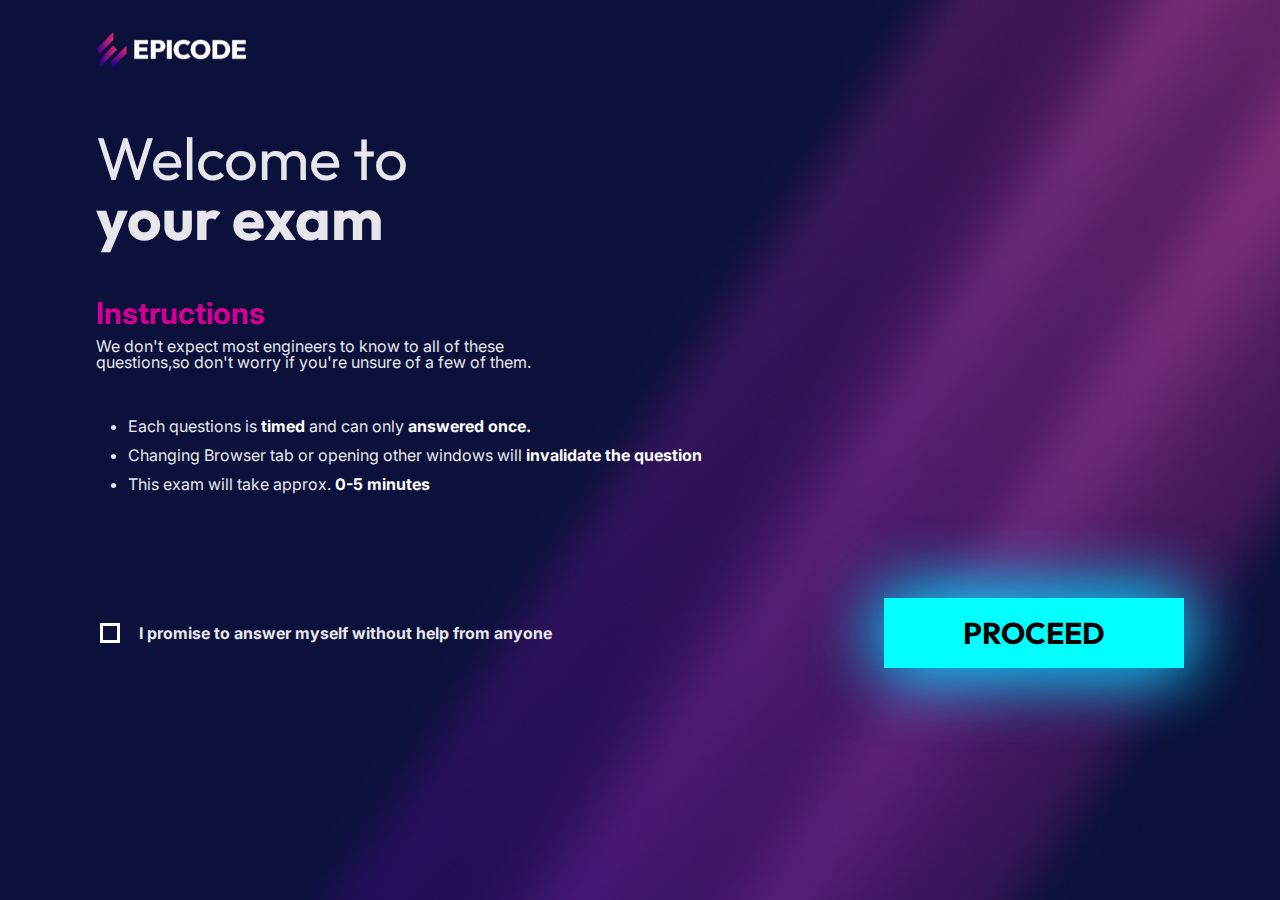
<file: index-supremo.html>
<!DOCTYPE html>
<html lang="en">
<head>
    <meta charset="UTF-8">
    <meta http-equiv="X-UA-Compatible" content="IE=edge">
    <meta name="viewport" content="width=device-width, initial-scale=1.0">
    <meta name="Description" content="Quiz a tempo - Build Week 1 - Gruppo 8">
    <link rel="stylesheet" href="asset/css/reset.css">
    <link rel="stylesheet" href="asset/css/style1-4.css">
    <link rel="stylesheet" href="asset/css/style-davide.css">
    <link rel="stylesheet" href="asset/css/style-supremo.css">
    <link rel="stylesheet" href="asset/css/css-terza-pagina.css">
    <title>Quiz EPICODE</title>
</head>
<body>
    <div class="background">
        <div id="logo" class="home2">
            <div class="logo"><img src="asset/img/epicode_logo.png"></div>
            <div id="timer-container">
                <div class="timer" id="timer"> 
                    <p class="z-index" id="seconds"></p>
                </div>
            </div>
        </div>
        <div id="first">
            <div class="home">
                <div class="title">
                    <p>Welcome to</p>
                    <span>your exam</span>
                </div>

                <div class="instruction">
                    Instructions
                </div                                                                                                                            >

                <div class="lista">
                    <p>We don't expect most engineers to know to all of these <br>
                    questions,so don't worry if you're unsure of a few of them.</p>
                    <ul>
                        <li>Each questions is <span>timed</span> and can only <span>answered once.</span></li>
                        <li>Changing Browser tab or opening other windows will <span>invalidate the question</span></li>
                        <li>This exam will take approx. <span>0-5 minutes</span></li>
                    </ul>
                </div>
                    <div class="checkbox-container">
                        <div id="check-text">
                            <label>
                            <input type="checkbox" id="miaCheckbox" />
                            <span>I promise to answer myself without help from anyone</span>
                            </label>
                        </div>
                            <div class="cont-bottone">
                            <button class="bottone">PROCEED</button>
                        </div>
                    </div>
            </div>
        </div>
    </div>  
<script src="asset/script/script-supremo.js"></script>
<script src="asset/script/script-terza-pagina.js"></script>
<script src="asset/script/script-quartapagina.js"></script>
</body>
</html>
</file>
<file: asset/css/style1-4.css>
@import url('https://fonts.googleapis.com/css2?family=Inter&family=Outfit&display=swap');

.background{
    background-image:url(../img/bg.jpg);
    background-repeat: no-repeat;
    background-size: cover;
    background-attachment: scroll;
    background-position: center center;
    width: 100%;
    min-width: 100vh;
    height: 100%;
    min-height: 100vh;
    
    
}
.logo img{
    width: 150px;
}

span{
    color: white;
    font-weight: bold;
}
.home{
    padding-top: 0.5em;
    padding-right:6em;
    padding-left:6em ;
    padding-bottom: 0;
   
}

.home2{

    padding-top: 2em;
    padding-left: 6em;

}
.title{
    font-family: 'Outfit', sans-serif;
    font-size: 60px;
    color:#E7E7EB;
    margin:50px 0;
}
.title span {
    color:#E7E7EB;
    font-weight: bolder;

}
.instruction{
    font-family: 'Inter', sans-serif;
    color: #D20094;
    margin: 10px 0;
    font-weight: bold;
    font-size: 30px;

}
.lista{
    font-family: 'Inter', sans-serif;
    color:#E7E7EB;
    margin-bottom: 106px;

}
.lista ul{
    margin-top: 3rem;
    list-style-type:disc;
    padding-left: 2rem;
}
.lista ul li {
    margin: 13px 0;
}
.lista p{
    margin-bottom: 30px;
    
}




/* checkbox */
.checkbox-container{
    padding-bottom: 35px;
    display: flex;
    justify-content: space-between;
    align-items: center;
    
}
#check-text label{
    display: flex;
    align-items: center;
}
#check-text label:hover{
    cursor: pointer;
}

.checkbox-container span{
    color:#E7E7EB;
    font-family: 'Inter', sans-serif;
    display: block;
    padding-left: 1rem;
}
.checkbox-container input{
    width: 20px;
    height: 20px;
    cursor: pointer;
    background: rgba(40, 40, 40, 0);
    color:white;
    appearance: none;
    border: white;
    border-color: white;
    border-style: solid;
    border: 0.5px 0.5px;
    display: block;
}
#miaCheckbox:checked {
    background: white;
}



/* bottone prima pagina */
.cont-bottone{
    display: flex;
    justify-content: end;
}
.bottone{
    background-color: #00FFFF;
    font-family: 'Outfit', sans-serif;
    width: 300px;
    height:70px;
    font-weight: bold;
    font-size: 30px;
    box-shadow: 0px 0px 70px 0px #02c2fdc2, 0px 0px 70px 0px #00eeffcf;
    border: none
    
}
.bottone:hover{
    cursor: pointer;
}






/* css seconda pagina */
.centro{
    text-align: center;
}
.subtitle-star{
    font-family: 'Outfit', sans-serif;
    font-size: 29px;
    color:#E7E7EB;
    margin-top:50px;
}
.subtitle-star2{
    font-family: 'Outfit', sans-serif;
    font-size: 25px;
    color:#E7E7EB;
    margin-bottom:50px;
    margin-top: 10px;
}
.subtitle-star3{
    font-family: 'Outfit', sans-serif;
    font-size: 25px;
    color:#E7E7EB;
    margin:50px 0;
}
.title-star{
    font-family: 'Outfit', sans-serif;
    font-size: 50px;
    color:#E7E7EB;
    margin:50px 0;
    font-weight: bolder;
}
/* stelle */
.fastar{
    
    background-color: rgba(97, 97, 97, 0.279);
    -webkit-mask: url(../img/star.svg) no-repeat center;
    mask: url(fastar.svg) no-repeat center;
    height: 46px;
    width: 47px;
    margin:0 4px;
}
.star-rating{
    display: inline-flex;
    justify-content: center;
    margin-bottom: 10px;
}
.fastar.selected{
    background-image: url(../img/star.svg);
}


/* text area */
.cont-text{
    color: rgb(255, 255, 255);
}
.textarea{
    background-color: rgba(67, 67, 67, 0);
    color: white;
    font-family: 'Inter', sans-serif;
    font-size: 15px;
    appearance: none;
    border-color: rgb(71, 3, 116);
    padding-left: 15px;
    border-top: 4.5px;
    border-left: 4px;
    border-right: 3px;
    height: 30px;
    margin-bottom: 50px;
    width: 620px;
    outline: none

}
/* bottone */
.cont-bottone2{
    display: flex;
    justify-content:center;
}
.bottone2{
    background-color: #00FFFF;
    font-family: 'Outfit', sans-serif;
    width: 300px;
    height:70px;
    font-weight: bold;
    font-size: 30px;
    border:0px;
    box-shadow: 0px 0px 30px 0px #02c2fdc2, 0px 0px 30px 0px #00eeffcf;
    margin-bottom: 80px;
}
</file>
<file: asset/css/style-davide.css>
#timer-container{
    display: none;
    justify-content: flex-end;
}

.timer {
    display: flex;
    flex-direction: column;
    justify-content: center;
    align-items: center;
    width: 150px;
    height: 150px;
    border-radius: 50%;
    background-image: conic-gradient(rgba(255, 255, 255, 0.5) 0deg, #00ffff 0deg);
    position: relative;
    margin-right: 110px;
}

.timer::before {
    content: '';
    position: absolute;
    top: 50%;
    left: 50%;
    background-color: rgba(0, 0, 0, 0.38);
    background-image: url(../img/bg.jpg);
    background-size: cover;
    background-repeat: none;
    /*background: rgb(210,0,148);*/
    background: radial-gradient(circle, rgb(81, 1, 121) 0%, rgba(3,14,56,1) 70%);
    width: 120px;
    height: 120px;
    border-radius: 50%;
    transform: translate(-50%, -50%);
}

.para {
    z-index: 999;
    color: white;
    font-size: .6rem;
    font-family: 'Outfit', sans-serif;
    margin: 0;
    padding: 0;
}

.z-index {
    margin: 0;
    padding: 0;
    z-index: 999;
    color: white;
    font-size: 50px;
    font-family: 'Outfit', sans-serif;
}
</file>
<file: asset/css/style-supremo.css>
#logo{
    display: flex;
    justify-content: space-between;
}

#container{
    display: flex;
    flex-direction: column;
    align-items: center;
    color: white;
    margin: 100px 0 0 0;
    font-family: 'Inter', sans-serif;
}

#question-container p{
    padding: 1.5rem 3.5rem;
    text-align: center;
    font-size: 2rem;
    margin-bottom: 40px;
}

#button-container{
    display: flex;
    justify-content: center;
    flex-wrap: wrap;
    margin: 0;
}

#button-container button{
    display: block;
    width: 350px;
    height: 80px;
    margin: 10px 20px;
    text-align: center;
    border-radius: 50px;
    z-index: 999;
    position: relative;
    background-color: transparent;
    color: white;
    font-weight: bold;
    outline: none;
    border: 2px solid white;
    border-bottom: none;
    /* border-bottom-color: rgba(255, 255, 255, 0.254); */
    font-size: 1rem;
}

#button-container button::before{
    content: "";
    top: 0;
    left: 0;
    width: 100%;
    height: 100%;
    border-radius: 50px;
    background-color: rgba(255, 255, 255, 0.184);
    position: absolute;
}

#button-container button:hover::before{
    width: 0px;
    height: 0px;
}

#button-container button:hover{
    cursor: pointer;
    background-image: linear-gradient(0deg, #4b1b71, #d20094);
    transition: 0.5s;
}

#footer{
    display: flex;
    margin-top: 10rem;
    padding-bottom: 2rem;
}

#footer p, #footer span{
    display: block;
}
#footer span{
    margin-left: 0.5rem;
    color: #d20094;
}

.answers-container{
    width: 60%;
}
</file>
<file: asset/css/css-terza-pagina.css>
#content-container{
    display: flex;
    flex-direction: column;
    align-items: center;
    color: white;
    font-family: 'Outfit', sans-serif;
}

/* titolo */
#title{
    text-align: center;
    margin-bottom: 3rem;
}
.bold {
    font-weight: bold;
    font-size: 4rem;
}
.summary {
    font-size: 1.5rem;
}

/* content */
#result {
    display: flex;
    margin-bottom: 3rem;
    width: 100%;
    justify-content: space-evenly;
    align-items: center;
}
.answer {
    font-size: 3rem;
}
.questions {
    font-size: 1.2rem;
}
.perc-result:last-of-type{
    text-align: right;
}
#chart{
    width: 400px;
    height: 400px;
    border-radius: 50%;
    /* background-image: conic-gradient(#00ffff 36deg, #d20094 0deg); */
    display: flex;
    flex-direction: column;
    justify-content: center;
    align-items: center;
    position: relative;
}
#chart::before {
    content: '';
    position: absolute;
    top: 50%;
    left: 50%;
    /* background-image: url(../img/bg.jpg);
    background-size: cover;
    background-repeat: no-repeat; */
    background: radial-gradient(circle, rgb(81, 1, 121) 0%, rgba(3,14,56,1) 70%);
    width: 80%;
    height: 80%;
    border-radius: 50%;
    transform: translate(-50%, -50%);
}

/* button */
#rate button {
    font-weight: bold;
    font-size: 1.5rem;
    color: white;
    background-color: transparent;
    border: white 2px solid;
    padding: 1rem 4rem;
    box-shadow: 0px 0px 40px 0px #00000054, 0px 0px 40px 0px #00000062;
}
#rate{
    margin-bottom: 3rem;
}

#chart p {
    z-index: 9;
    font-family: 'Outfit', sans-serif;
}
.congrat{
    font-weight: bold;
    font-size: 1.2rem;
}

.passed {
   color: #00ffff;
   font-size: 1.5rem;
   margin-bottom: 1.5rem;
   font-weight: bold;
}

.passed a {
    color: #00ffff;
    text-decoration: none;
}
.certificate{
    padding: 0 70px;
    text-align: center;
    color: rgba(255, 255, 255, 0.617);
}

.popup{
    margin-top: 40px;
    padding: 0 100px;
    display: flex;
    flex-direction: column;
    justify-content: center;
}

.questions-popup{
    font-family: 'Outfit', sans-serif;
    color: white;
    font-size: 1.2rem;
    margin: 10px 30px;
    width: 400px;
}

.questions-popup p{
    margin: 10px;
}

#back {
    font-weight: bold;
    font-size: 1.2rem;
    color: white;
    background-color: transparent;
    border: white 2px solid;
    padding: .8rem 4rem;
    box-shadow: 0px 0px 40px 0px #00000054, 0px 0px 40px 0px #00000062;
    margin: 20px auto;
}

#back:hover {
    cursor: pointer;
}

.popup ul {
    display: flex;
    flex-wrap: wrap;
    justify-content: flex-start;
}
</file>
